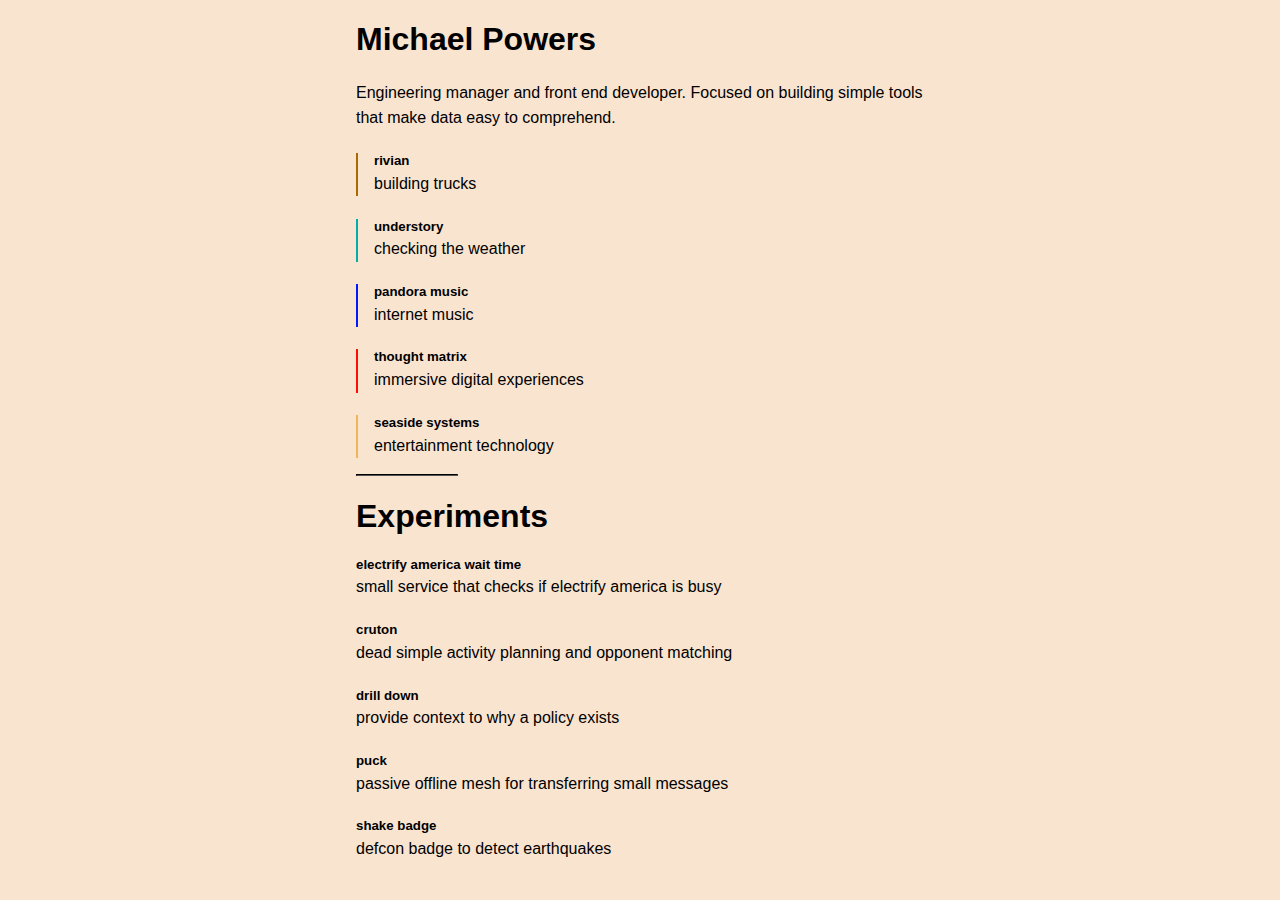
<file: index.html>
<!doctype html>
<html lang="en">
    <head>
        <title>Michael G Powers</title>
        <meta charset="utf-8"/>
        <meta name="viewport" content="width=device-width,initial-scale=1,maximum-scale=2"/>
        <meta name="theme-color" content="#000000"/>
        <link href="./main.css" rel="stylesheet">
    </head>
    <body>
        <div class="container">
            <section>
                <h1>Michael Powers</h1>
                <p>Engineering manager and front end developer. Focused on building simple tools that make data easy to comprehend.</p>
            </section>
            <section>
                <ul>
                    <li class="m-li theme-rivian">
                        <h5>rivian</h5>
                        <p>building trucks</p>
                    </li>
                    <li class="m-li theme-understory">
                        <h5>understory</h5>
                        <p>checking the weather</p>
                    </li>
                    <li class="m-li theme-pandora">
                        <h5>pandora music</h5>
                        <p>internet music</p>
                    </li>
                    <li class="m-li theme-tm">
                        <h5>thought matrix</h5>
                        <p>immersive digital experiences</p>
                    </li>
                    <li class="m-li theme-ss">
                        <h5>seaside systems</h5>
                        <p>entertainment technology</p>
                    </li>
                </ul>
                <hr />
            </section>
            <section>
                <h1>Experiments</h1>
                <ul>
                    <li>
                        <h5>electrify america wait time</h5>
                        <p>small service that checks if electrify america is busy</p>
                    </li>
                    <li>
                        <h5>cruton</h5>
                        <p>dead simple activity planning and opponent matching</p>
                    </li>
                    <li>
                        <h5>drill down</h5>
                        <p>provide context to why a policy exists</p>
                    </li>
                    <li>
                        <h5>puck</h5>
                        <p>passive offline mesh for transferring small messages</p>
                    </li>
                    <li>
                        <h5>shake badge</h5>
                        <p>defcon badge to detect earthquakes</p>
                    </li>
                </ul>
            </section>
        </div>
    </body>
</html>
</file>
<file: main.css>
html, head {    
    font-family: sans-serif;
}

body {
    margin: 0;
    background: #f9e4d0;
}

a {
    font-style: none;
    text-decoration: none;
    color: #222;
}

h5 + p {
    margin-block-start: 0;
}

p {
    line-height: 1.6;
}

hr {
    width: 100px;
    margin: 0;
    border-color: #000;
}

.container {
    height: 100%;
    max-width: 600px;
    margin: 0 auto;
}

section {
    margin: 1rem;
}

ul, li {
    list-style: none;
    margin: 0;
    padding: 0;
}

li h5 {
    margin-block-end: .2em;
}

.m-li {
    padding-left: 1em;
}

.m-links {
    padding: 1em 0;
}

.theme-rivian {    
    border-left: 2px solid #ac6900;
}

.theme-understory {
    border-left: 2px solid #00acac;
}

.theme-pandora {
    border-left: 2px solid #001aff;
}

.theme-tm {
    border-left: 2px solid #ff0d00;
}

.theme-ss {
    border-left: 2px solid #f1b55a;
}

.timeline {
    position: relative;
    width: 100%;
    height: 2px;
    background: #222;
}

.tick {
    position: absolute;
    width: 8px;
    height: 8px;
    border-radius: 50%;
    top: -3px;
}

.tick.rivian {
    background: #ac6900;
    left: 0;
}

.tick.understory {
    background: #00acac;
    left: 20%;
}

.tick.pandora {
    background: #001aff;
    left: 40%;
}

.tick.tm {
    background: #ff0d00;
    left: 60%;
}

.tick.ss {
    background: #f1b55a;
    left: 80%;
}
</file>
